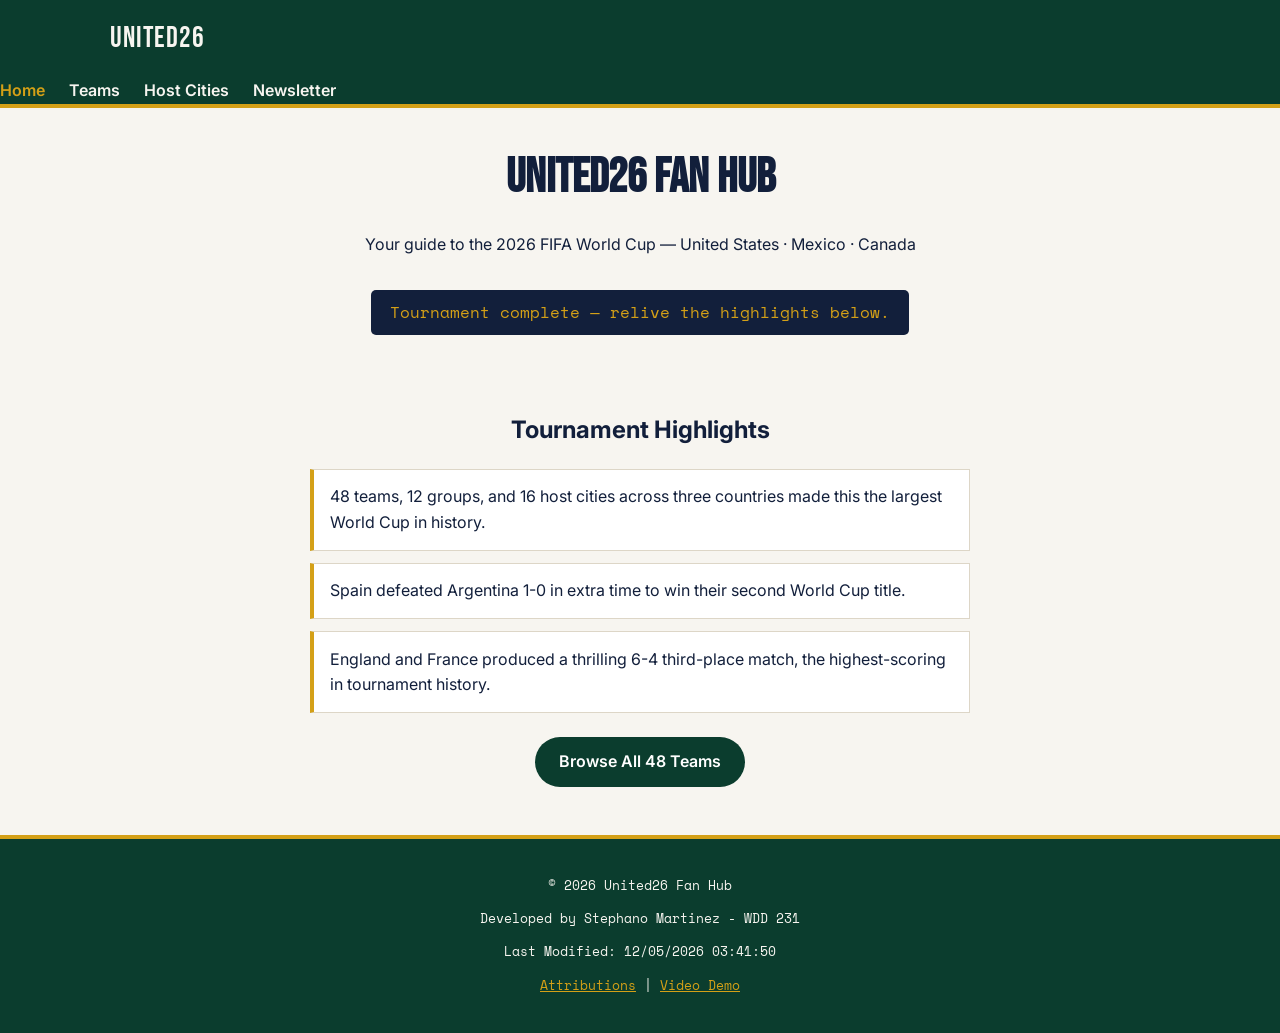
<file: final/index.html>
<!DOCTYPE html>
<html lang="en">
<head>
  <meta charset="UTF-8">
  <meta name="viewport" content="width=device-width, initial-scale=1.0">
  <title>United26 | Home</title>
  <meta name="description" content="United26 is a fan hub for the 2026 FIFA World Cup, hosted across the United States, Mexico, and Canada.">
  <meta name="author" content="Stephano Martinez">

  <link rel="icon" href="images/favicon.ico" type="image/x-icon">

  <meta property="og:title" content="United26 | Home">
  <meta property="og:description" content="A fan hub for the 2026 FIFA World Cup, hosted across the United States, Mexico, and Canada.">
  <meta property="og:image" content="https://stephanom7.github.io/wdd231/final/images/social.jpg">
  <meta property="og:url" content="https://stephanom7.github.io/wdd231/final/index.html">

  <link rel="preconnect" href="https://fonts.googleapis.com">
  <link rel="preconnect" href="https://fonts.gstatic.com" crossorigin>
  <link href="https://fonts.googleapis.com/css2?family=Bebas+Neue&family=Inter:wght@400;500;600;700&family=Space+Mono:wght@400;700&display=swap" rel="stylesheet">

  <link rel="stylesheet" href="styles/styles.css">

  <script type="module" src="scripts/main.js"></script>
</head>
<body>
  <header>
    <div class="nav-bar">
      <a href="index.html" class="brand">United26</a>
      <button id="navToggle" class="nav-toggle" aria-label="Toggle navigation" aria-expanded="false">☰</button>
    </div>
    <ul id="navLinks" class="nav-links">
      <li><a href="index.html" aria-current="page">Home</a></li>
      <li><a href="teams.html">Teams</a></li>
      <li><a href="host-cities.html">Host Cities</a></li>
      <li><a href="newsletter.html">Newsletter</a></li>
    </ul>
  </header>

  <main>
    <section class="page-hero">
      <h1>United26 Fan Hub</h1>
      <p>Your guide to the 2026 FIFA World Cup &mdash; United States &middot; Mexico &middot; Canada</p>
      <div id="countdown" class="countdown" aria-live="polite"></div>
    </section>

    <section class="highlights">
      <h2>Tournament Highlights</h2>
      <ul class="highlights-list">
        <li>48 teams, 12 groups, and 16 host cities across three countries made this the largest World Cup in history.</li>
        <li>Spain defeated Argentina 1-0 in extra time to win their second World Cup title.</li>
        <li>England and France produced a thrilling 6-4 third-place match, the highest-scoring in tournament history.</li>
      </ul>
      <a href="teams.html" class="cta-button">Browse All 48 Teams</a>
    </section>
  </main>

  <footer>
    <p>&copy; <span id="year"></span> United26 Fan Hub</p>
    <p>Developed by Stephano Martinez - WDD 231</p>
    <p>Last Modified: <span id="lastModified"></span></p>
    <p><a href="attributions.html">Attributions</a> | <a href="https://www.loom.com/share/62c3d043982848bdb762c8770a2c1d78" target="_blank" rel="noopener">Video Demo</a></p>
  </footer>
</body>
</html>
</file>
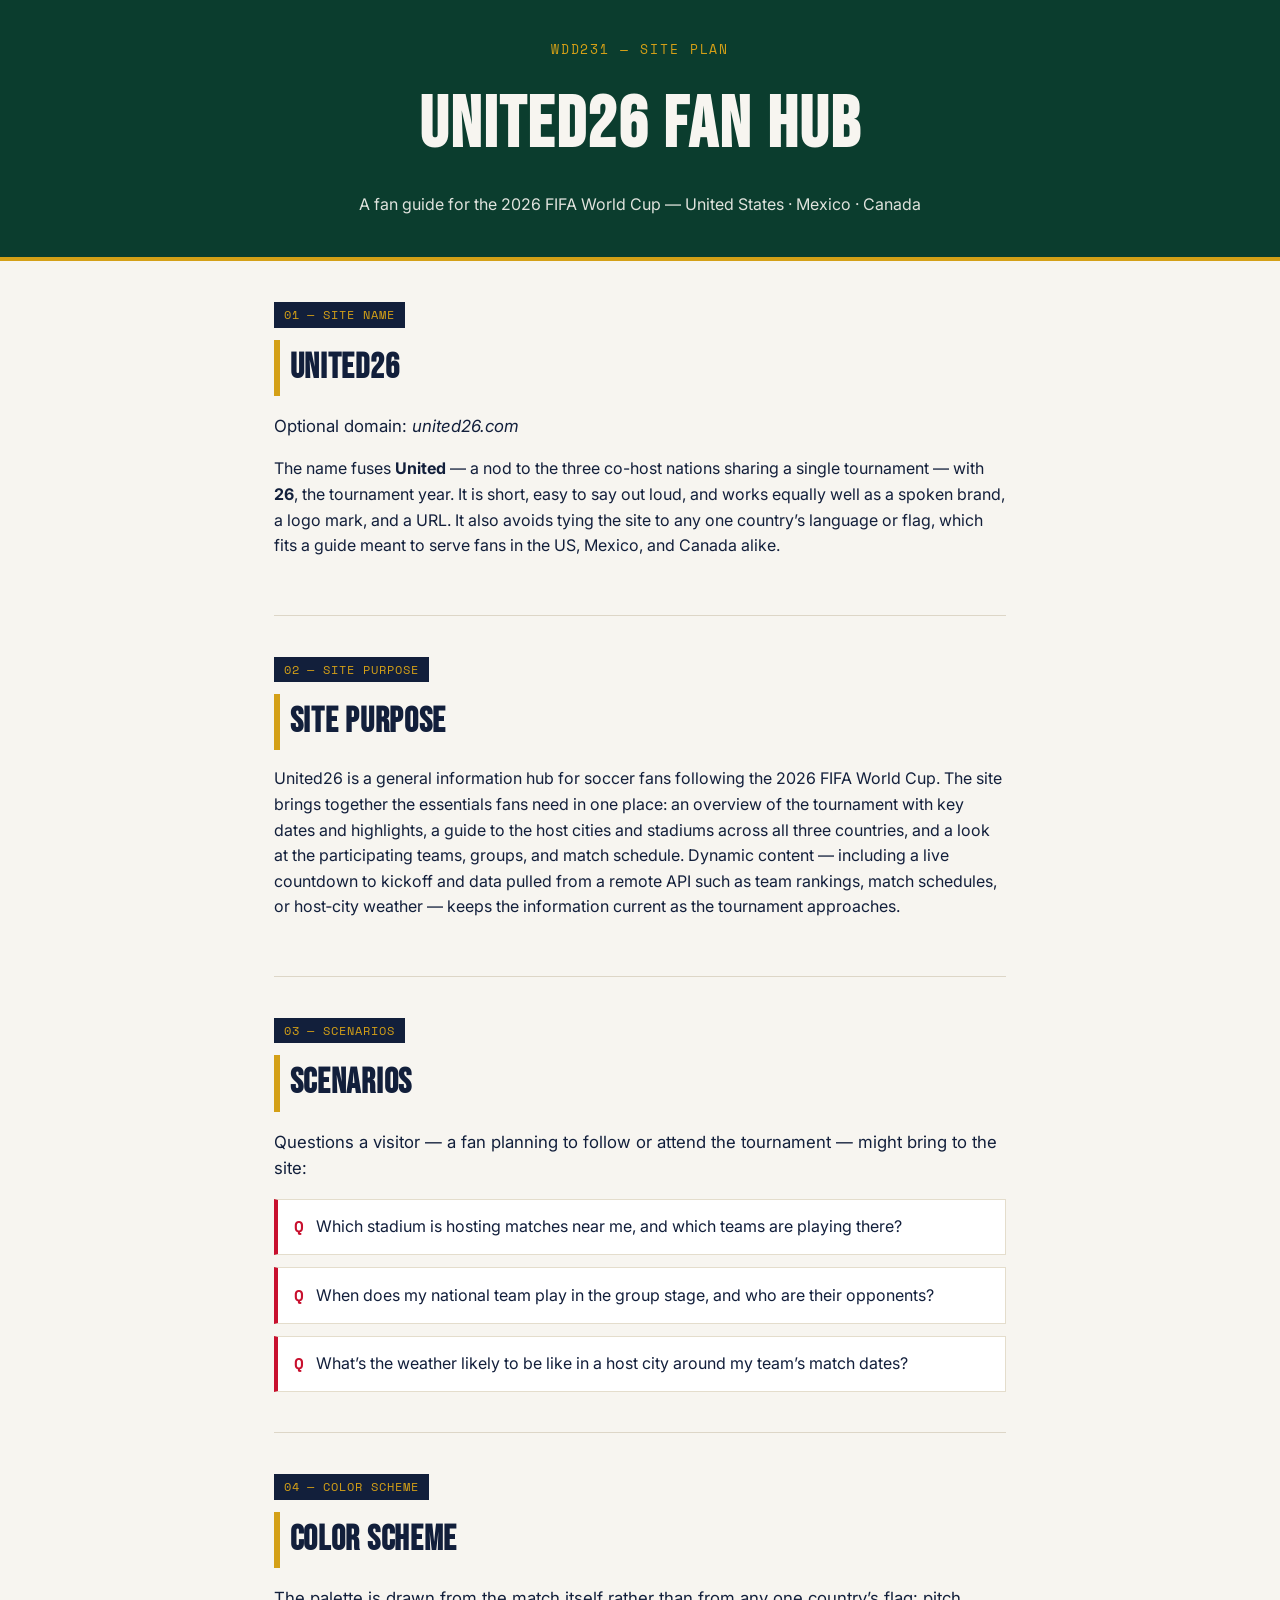
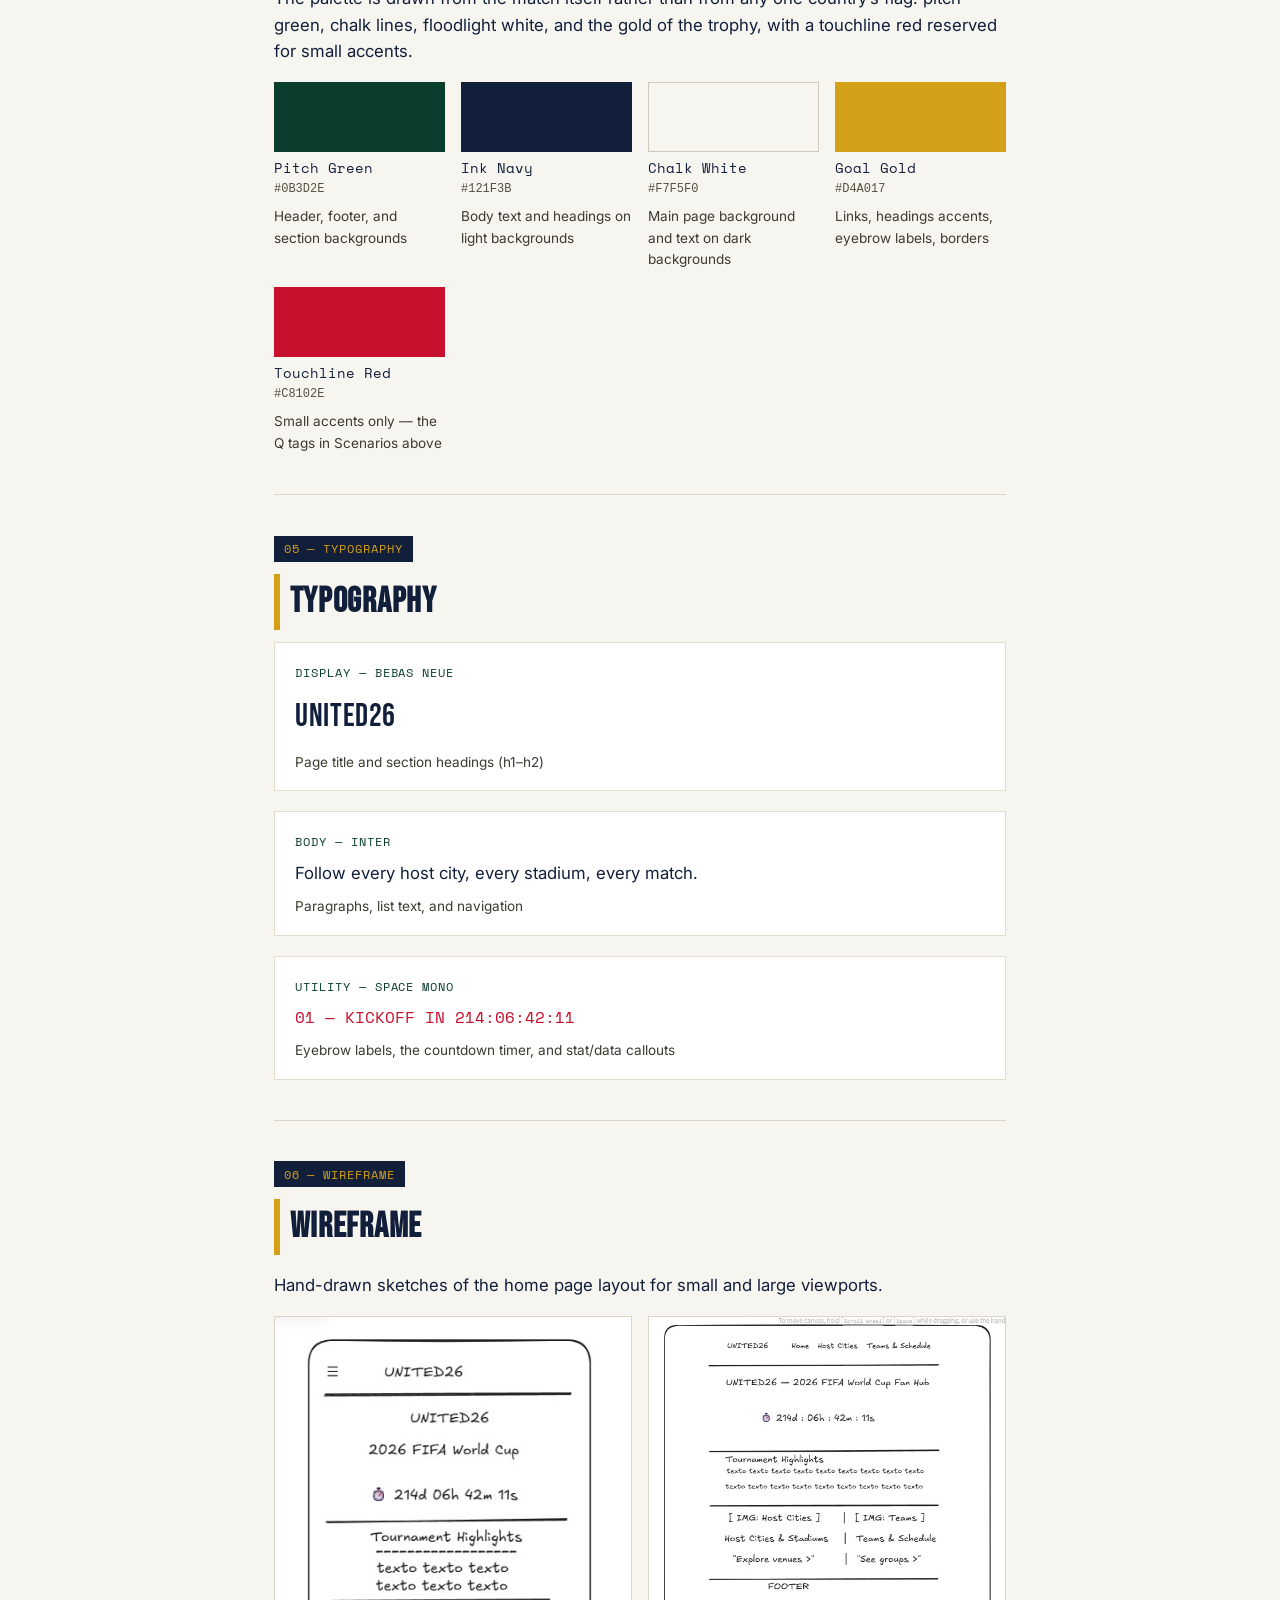
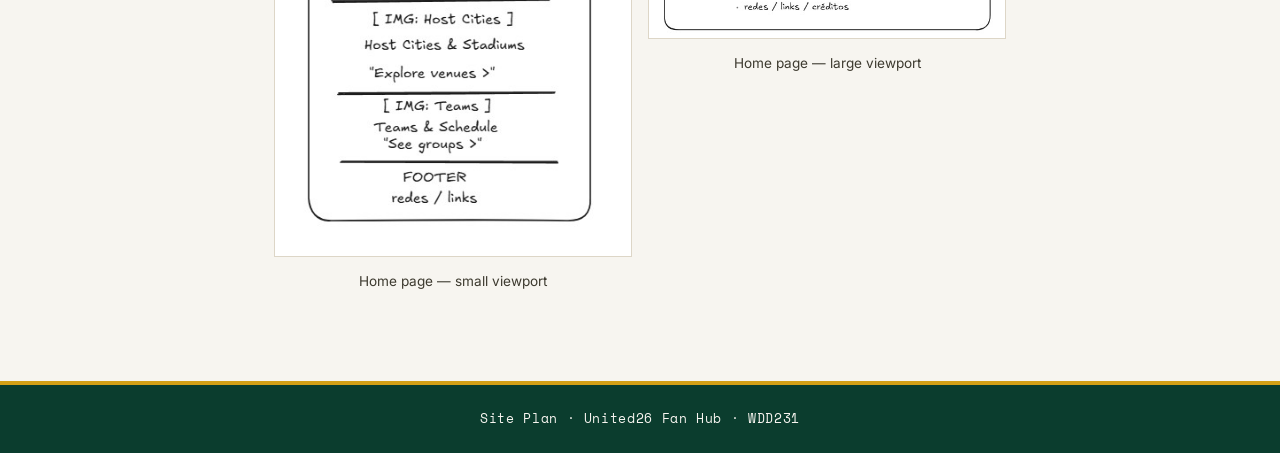
<file: worldcup/index.html>
<!DOCTYPE html>
<html lang="en">
<head>
  <meta charset="UTF-8">
  <meta name="viewport" content="width=device-width, initial-scale=1.0">
  <title>Site Plan | United26 Fan Hub</title>
  <meta name="description" content="Website plan document for the United26 Fan Hub, a fan guide site for the 2026 FIFA World Cup hosted in the United States, Mexico, and Canada.">
  <link rel="preconnect" href="https://fonts.googleapis.com">
  <link rel="preconnect" href="https://fonts.gstatic.com" crossorigin>
  <link href="https://fonts.googleapis.com/css2?family=Bebas+Neue&family=Inter:wght@400;500;600;700&family=Space+Mono:wght@400;700&display=swap" rel="stylesheet">
  <link rel="stylesheet" href="styles.css">
</head>
<body>

  <header class="scoreboard">
    <p class="kicker">WDD231 &mdash; Site Plan</p>
    <h1>United26 Fan Hub</h1>
    <p class="subtitle">A fan guide for the 2026 FIFA World Cup &mdash; United States &middot; Mexico &middot; Canada</p>
  </header>

  <main>

    <section id="site-name" class="plan-section" aria-labelledby="site-name-heading">
      <p class="eyebrow">01 &mdash; Site Name</p>
      <h2 id="site-name-heading">United26</h2>
      <p class="lede">Optional domain: <em>united26.com</em></p>
      <p>The name fuses <strong>United</strong> &mdash; a nod to the three co-host nations sharing a single tournament &mdash; with <strong>26</strong>, the tournament year. It is short, easy to say out loud, and works equally well as a spoken brand, a logo mark, and a URL. It also avoids tying the site to any one country&rsquo;s language or flag, which fits a guide meant to serve fans in the US, Mexico, and Canada alike.</p>
    </section>

    <section id="site-purpose" class="plan-section" aria-labelledby="site-purpose-heading">
      <p class="eyebrow">02 &mdash; Site Purpose</p>
      <h2 id="site-purpose-heading">Site Purpose</h2>
      <p>United26 is a general information hub for soccer fans following the 2026 FIFA World Cup. The site brings together the essentials fans need in one place: an overview of the tournament with key dates and highlights, a guide to the host cities and stadiums across all three countries, and a look at the participating teams, groups, and match schedule. Dynamic content &mdash; including a live countdown to kickoff and data pulled from a remote API such as team rankings, match schedules, or host&#8209;city weather &mdash; keeps the information current as the tournament approaches.</p>
    </section>

    <section id="scenarios" class="plan-section" aria-labelledby="scenarios-heading">
      <p class="eyebrow">03 &mdash; Scenarios</p>
      <h2 id="scenarios-heading">Scenarios</h2>
      <p class="lede">Questions a visitor &mdash; a fan planning to follow or attend the tournament &mdash; might bring to the site:</p>
      <ol class="scenario-list">
        <li>
          <span class="q-tag">Q</span>
          <p>Which stadium is hosting matches near me, and which teams are playing there?</p>
        </li>
        <li>
          <span class="q-tag">Q</span>
          <p>When does my national team play in the group stage, and who are their opponents?</p>
        </li>
        <li>
          <span class="q-tag">Q</span>
          <p>What&rsquo;s the weather likely to be like in a host city around my team&rsquo;s match dates?</p>
        </li>
      </ol>
    </section>

    <section id="color-scheme" class="plan-section" aria-labelledby="color-scheme-heading">
      <p class="eyebrow">04 &mdash; Color Scheme</p>
      <h2 id="color-scheme-heading">Color Scheme</h2>
      <p class="lede">The palette is drawn from the match itself rather than from any one country&rsquo;s flag: pitch green, chalk lines, floodlight white, and the gold of the trophy, with a touchline red reserved for small accents.</p>
      <ul class="kit-card">
        <li class="swatch" style="--swatch:#0B3D2E;">
          <span class="swatch-block"></span>
          <span class="swatch-name">Pitch Green <code>#0B3D2E</code></span>
          <span class="swatch-use">Header, footer, and section backgrounds</span>
        </li>
        <li class="swatch" style="--swatch:#121F3B;">
          <span class="swatch-block"></span>
          <span class="swatch-name">Ink Navy <code>#121F3B</code></span>
          <span class="swatch-use">Body text and headings on light backgrounds</span>
        </li>
        <li class="swatch" style="--swatch:#F7F5F0;">
          <span class="swatch-block" style="border:1px solid #cfc9bb;"></span>
          <span class="swatch-name">Chalk White <code>#F7F5F0</code></span>
          <span class="swatch-use">Main page background and text on dark backgrounds</span>
        </li>
        <li class="swatch" style="--swatch:#D4A017;">
          <span class="swatch-block"></span>
          <span class="swatch-name">Goal Gold <code>#D4A017</code></span>
          <span class="swatch-use">Links, headings accents, eyebrow labels, borders</span>
        </li>
        <li class="swatch" style="--swatch:#C8102E;">
          <span class="swatch-block"></span>
          <span class="swatch-name">Touchline Red <code>#C8102E</code></span>
          <span class="swatch-use">Small accents only &mdash; the Q tags in Scenarios above</span>
        </li>
      </ul>
    </section>

    <section id="typography" class="plan-section" aria-labelledby="typography-heading">
      <p class="eyebrow">05 &mdash; Typography</p>
      <h2 id="typography-heading">Typography</h2>
      <ul class="type-card">
        <li class="type-row">
          <span class="type-role">Display &mdash; Bebas Neue</span>
          <p class="type-sample type-sample--display">United26</p>
          <span class="type-use">Page title and section headings (h1&ndash;h2)</span>
        </li>
        <li class="type-row">
          <span class="type-role">Body &mdash; Inter</span>
          <p class="type-sample type-sample--body">Follow every host city, every stadium, every match.</p>
          <span class="type-use">Paragraphs, list text, and navigation</span>
        </li>
        <li class="type-row">
          <span class="type-role">Utility &mdash; Space Mono</span>
          <p class="type-sample type-sample--mono">01 &mdash; KICKOFF IN 214:06:42:11</p>
          <span class="type-use">Eyebrow labels, the countdown timer, and stat/data callouts</span>
        </li>
      </ul>
    </section>

    <section id="wireframe" class="plan-section" aria-labelledby="wireframe-heading">
      <p class="eyebrow">06 &mdash; Wireframe</p>
      <h2 id="wireframe-heading">Wireframe</h2>
      <p class="lede">Hand-drawn sketches of the home page layout for small and large viewports.</p>
      <div class="wireframe-grid">
        <figure class="wireframe-slot">
          <img src="wireframe-mobile.jpg" alt="Hand-drawn wireframe sketch of the home page on a small mobile viewport" style="width:100%; border:1px solid #ddd6c7;">
          <figcaption>Home page &mdash; small viewport</figcaption>
        </figure>
        <figure class="wireframe-slot">
          <img src="wireframe-desktop.jpg" alt="Hand-drawn wireframe sketch of the home page on a large desktop/tablet viewport" style="width:100%; border:1px solid #ddd6c7;">
          <figcaption>Home page &mdash; large viewport</figcaption>
        </figure>
      </div>
    </section>

  </main>

  <footer class="scoreboard scoreboard--footer">
    <p>Site Plan &middot; United26 Fan Hub &middot; WDD231</p>
  </footer>

</body>
</html>
</file>
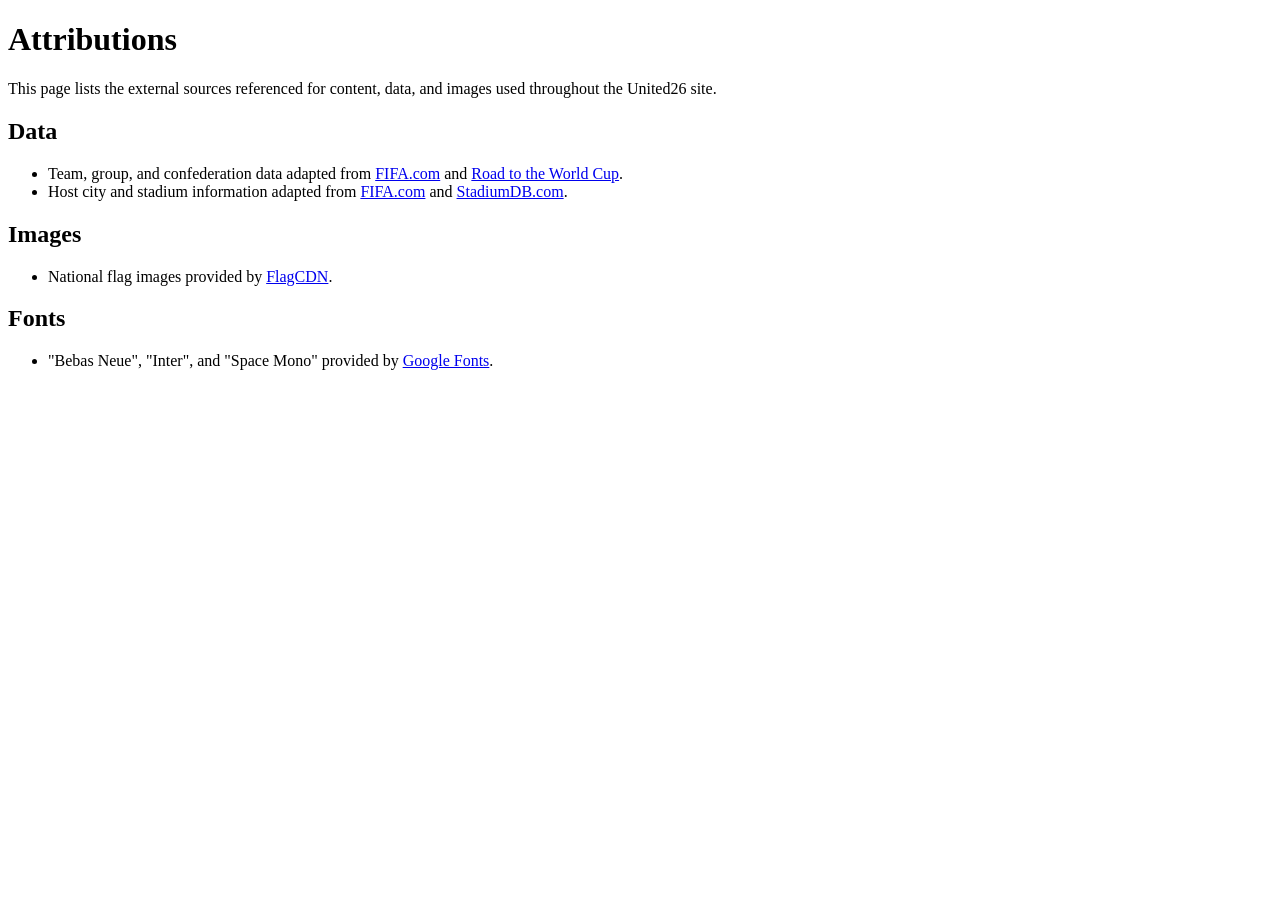
<file: final/attributions.html>
<!DOCTYPE html>
<html lang="en">
<head>
  <meta charset="UTF-8">
  <meta name="viewport" content="width=device-width, initial-scale=1.0">
  <title>United26 | Attributions</title>
  <meta name="description" content="Sources and attributions for content, data, and images used on United26.">
  <meta name="author" content="Stephano Martinez">
  <link rel="icon" href="images/favicon.ico" type="image/x-icon">
</head>
<body>
  <main>
    <h1>Attributions</h1>
    <p>This page lists the external sources referenced for content, data, and images used throughout the United26 site.</p>

    <h2>Data</h2>
    <ul>
      <li>Team, group, and confederation data adapted from <a href="https://www.fifa.com/en/tournaments/mens/worldcup/canadamexicousa2026" target="_blank" rel="noopener">FIFA.com</a> and <a href="https://www.roadtowc.com/" target="_blank" rel="noopener">Road to the World Cup</a>.</li>
      <li>Host city and stadium information adapted from <a href="https://www.fifa.com/en/tournaments/mens/worldcup/canadamexicousa2026/articles/world-cup-2026-stadiums-fifa-soccer-football-mexico-usa-canada" target="_blank" rel="noopener">FIFA.com</a> and <a href="https://stadiumdb.com/tournaments/world_cup/2026" target="_blank" rel="noopener">StadiumDB.com</a>.</li>
    </ul>

    <h2>Images</h2>
    <ul>
      <li>National flag images provided by <a href="https://flagcdn.com/" target="_blank" rel="noopener">FlagCDN</a>.</li>
    </ul>

    <h2>Fonts</h2>
    <ul>
      <li>"Bebas Neue", "Inter", and "Space Mono" provided by <a href="https://fonts.google.com/" target="_blank" rel="noopener">Google Fonts</a>.</li>
    </ul>
  </main>
</body>
</html>
</file>
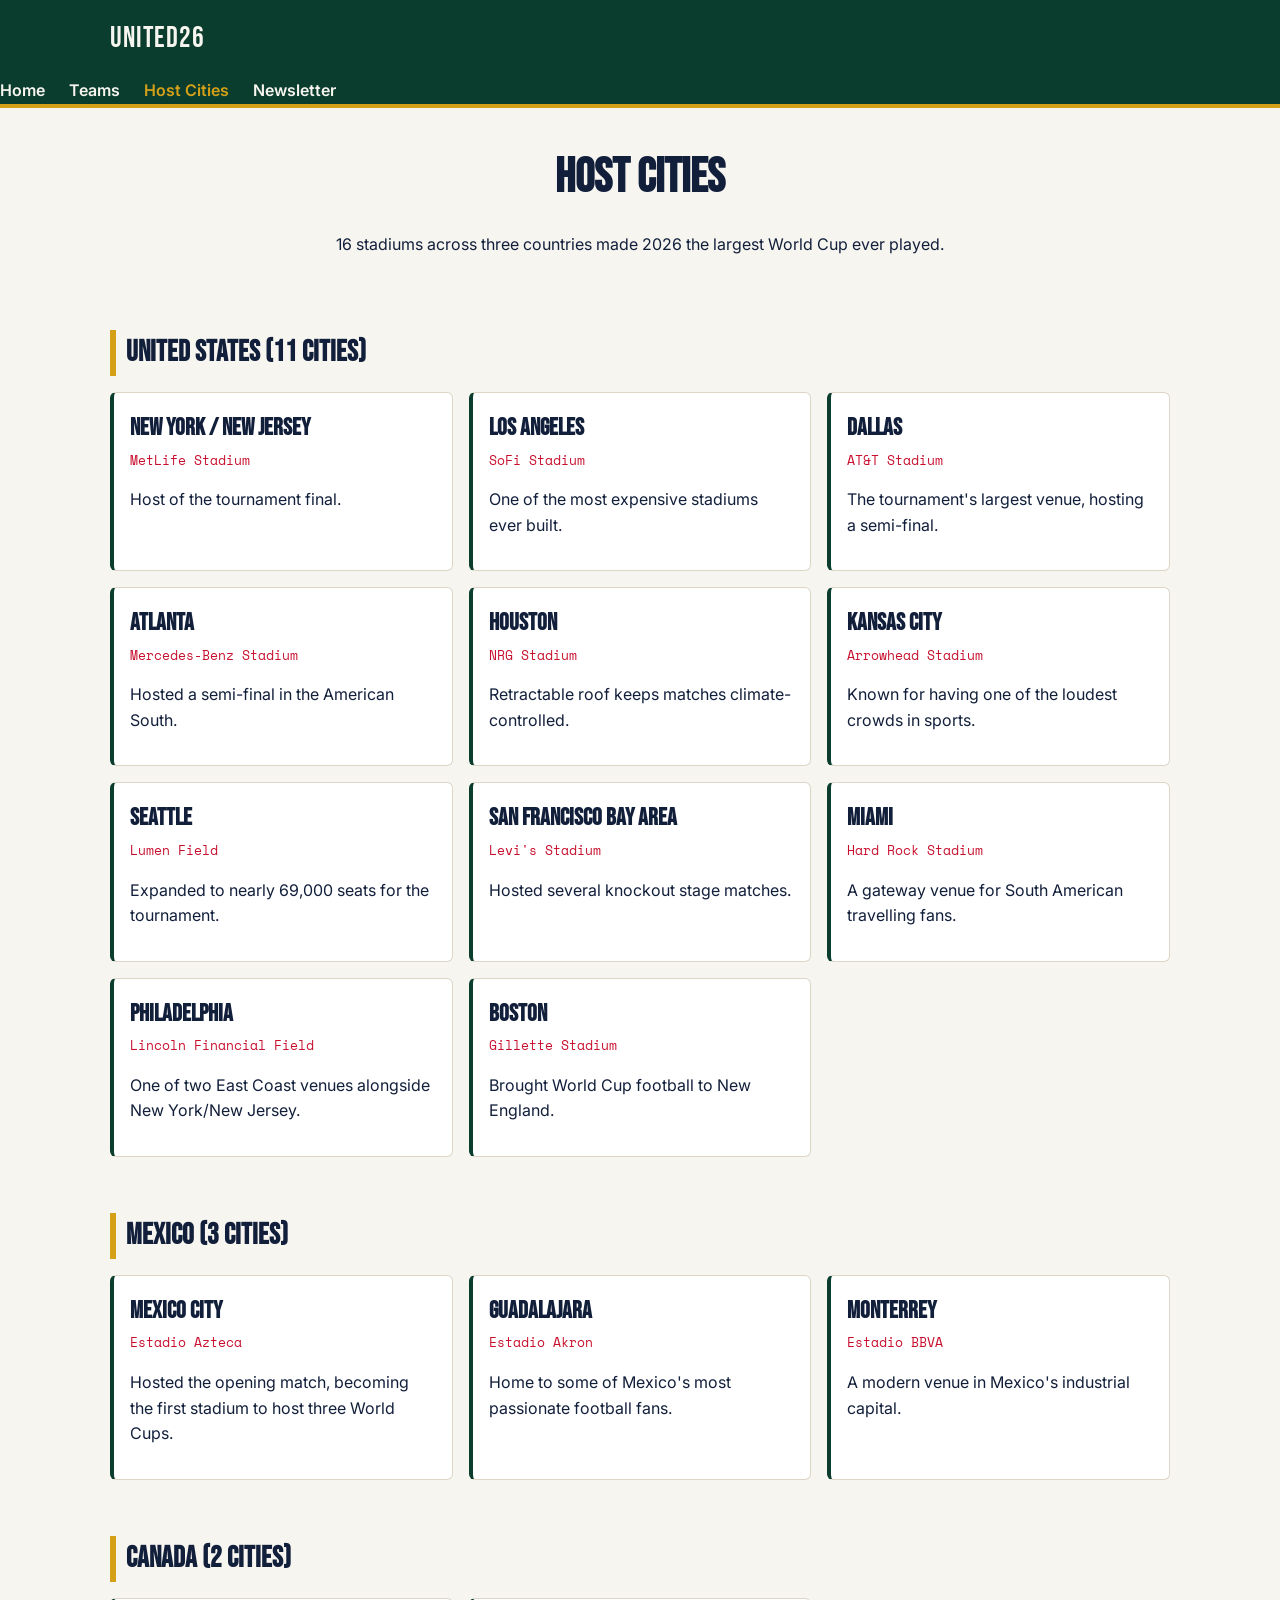
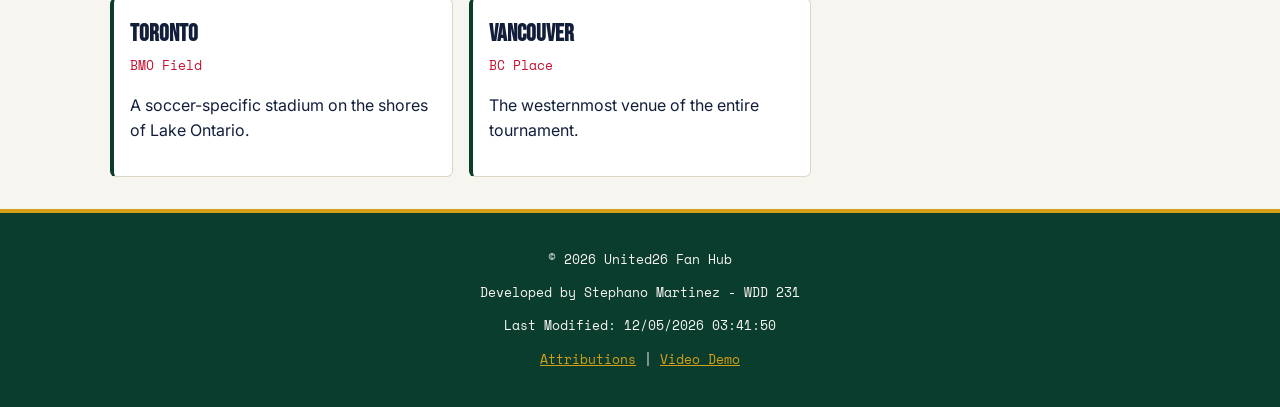
<file: final/host-cities.html>
<!DOCTYPE html>
<html lang="en">
<head>
  <meta charset="UTF-8">
  <meta name="viewport" content="width=device-width, initial-scale=1.0">
  <title>United26 | Host Cities</title>
  <meta name="description" content="Explore all 16 host cities and stadiums of the 2026 FIFA World Cup across the United States, Mexico, and Canada.">
  <meta name="author" content="Stephano Martinez">

  <link rel="icon" href="images/favicon.ico" type="image/x-icon">

  <meta property="og:title" content="United26 | Host Cities">
  <meta property="og:description" content="Explore all 16 host cities and stadiums of the 2026 FIFA World Cup across the United States, Mexico, and Canada.">
  <meta property="og:image" content="https://stephanom7.github.io/wdd231/final/images/social.jpg">
  <meta property="og:url" content="https://stephanom7.github.io/wdd231/final/host-cities.html">

  <link rel="preconnect" href="https://fonts.googleapis.com">
  <link rel="preconnect" href="https://fonts.gstatic.com" crossorigin>
  <link href="https://fonts.googleapis.com/css2?family=Bebas+Neue&family=Inter:wght@400;500;600;700&family=Space+Mono:wght@400;700&display=swap" rel="stylesheet">

  <link rel="stylesheet" href="styles/styles.css">

  <script type="module" src="scripts/main.js"></script>
</head>
<body>
  <header>
    <div class="nav-bar">
      <a href="index.html" class="brand">United26</a>
      <button id="navToggle" class="nav-toggle" aria-label="Toggle navigation" aria-expanded="false">☰</button>
    </div>
    <ul id="navLinks" class="nav-links">
      <li><a href="index.html">Home</a></li>
      <li><a href="teams.html">Teams</a></li>
      <li><a href="host-cities.html" aria-current="page">Host Cities</a></li>
      <li><a href="newsletter.html">Newsletter</a></li>
    </ul>
  </header>

  <main>
    <section class="page-hero">
      <h1>Host Cities</h1>
      <p>16 stadiums across three countries made 2026 the largest World Cup ever played.</p>
    </section>

    <section class="country-group">
      <h2>United States (11 cities)</h2>
      <div class="city-grid">
        <article class="city-card">
          <h3>New York / New Jersey</h3>
          <p class="stadium-name">MetLife Stadium</p>
          <p>Host of the tournament final.</p>
        </article>
        <article class="city-card">
          <h3>Los Angeles</h3>
          <p class="stadium-name">SoFi Stadium</p>
          <p>One of the most expensive stadiums ever built.</p>
        </article>
        <article class="city-card">
          <h3>Dallas</h3>
          <p class="stadium-name">AT&amp;T Stadium</p>
          <p>The tournament's largest venue, hosting a semi-final.</p>
        </article>
        <article class="city-card">
          <h3>Atlanta</h3>
          <p class="stadium-name">Mercedes-Benz Stadium</p>
          <p>Hosted a semi-final in the American South.</p>
        </article>
        <article class="city-card">
          <h3>Houston</h3>
          <p class="stadium-name">NRG Stadium</p>
          <p>Retractable roof keeps matches climate-controlled.</p>
        </article>
        <article class="city-card">
          <h3>Kansas City</h3>
          <p class="stadium-name">Arrowhead Stadium</p>
          <p>Known for having one of the loudest crowds in sports.</p>
        </article>
        <article class="city-card">
          <h3>Seattle</h3>
          <p class="stadium-name">Lumen Field</p>
          <p>Expanded to nearly 69,000 seats for the tournament.</p>
        </article>
        <article class="city-card">
          <h3>San Francisco Bay Area</h3>
          <p class="stadium-name">Levi's Stadium</p>
          <p>Hosted several knockout stage matches.</p>
        </article>
        <article class="city-card">
          <h3>Miami</h3>
          <p class="stadium-name">Hard Rock Stadium</p>
          <p>A gateway venue for South American travelling fans.</p>
        </article>
        <article class="city-card">
          <h3>Philadelphia</h3>
          <p class="stadium-name">Lincoln Financial Field</p>
          <p>One of two East Coast venues alongside New York/New Jersey.</p>
        </article>
        <article class="city-card">
          <h3>Boston</h3>
          <p class="stadium-name">Gillette Stadium</p>
          <p>Brought World Cup football to New England.</p>
        </article>
      </div>
    </section>

    <section class="country-group">
      <h2>Mexico (3 cities)</h2>
      <div class="city-grid">
        <article class="city-card">
          <h3>Mexico City</h3>
          <p class="stadium-name">Estadio Azteca</p>
          <p>Hosted the opening match, becoming the first stadium to host three World Cups.</p>
        </article>
        <article class="city-card">
          <h3>Guadalajara</h3>
          <p class="stadium-name">Estadio Akron</p>
          <p>Home to some of Mexico's most passionate football fans.</p>
        </article>
        <article class="city-card">
          <h3>Monterrey</h3>
          <p class="stadium-name">Estadio BBVA</p>
          <p>A modern venue in Mexico's industrial capital.</p>
        </article>
      </div>
    </section>

    <section class="country-group">
      <h2>Canada (2 cities)</h2>
      <div class="city-grid">
        <article class="city-card">
          <h3>Toronto</h3>
          <p class="stadium-name">BMO Field</p>
          <p>A soccer-specific stadium on the shores of Lake Ontario.</p>
        </article>
        <article class="city-card">
          <h3>Vancouver</h3>
          <p class="stadium-name">BC Place</p>
          <p>The westernmost venue of the entire tournament.</p>
        </article>
      </div>
    </section>
  </main>

  <footer>
    <p>&copy; <span id="year"></span> United26 Fan Hub</p>
    <p>Developed by Stephano Martinez - WDD 231</p>
    <p>Last Modified: <span id="lastModified"></span></p>
    <p><a href="attributions.html">Attributions</a> | <a href="https://www.loom.com/share/62c3d043982848bdb762c8770a2c1d78" target="_blank" rel="noopener">Video Demo</a></p>
  </footer>
</body>
</html>
</file>
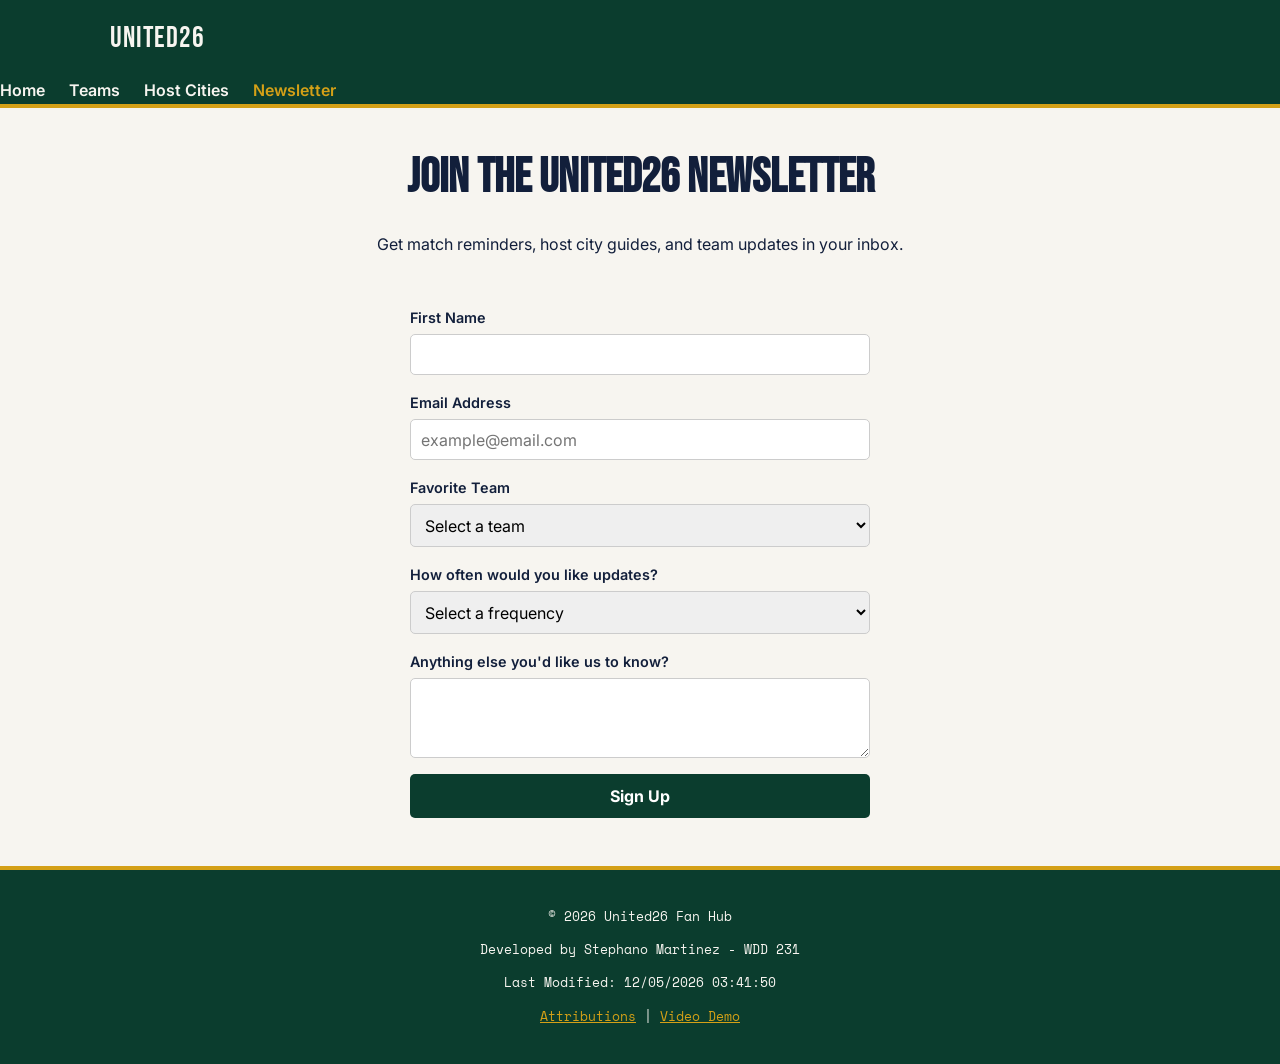
<file: final/newsletter.html>
<!DOCTYPE html>
<html lang="en">
<head>
  <meta charset="UTF-8">
  <meta name="viewport" content="width=device-width, initial-scale=1.0">
  <title>United26 | Newsletter Signup</title>
  <meta name="description" content="Sign up for the United26 newsletter to get updates about the 2026 FIFA World Cup.">
  <meta name="author" content="Stephano Martinez">

  <link rel="icon" href="images/favicon.ico" type="image/x-icon">

  <meta property="og:title" content="United26 | Newsletter Signup">
  <meta property="og:description" content="Sign up for the United26 newsletter to get updates about the 2026 FIFA World Cup.">
  <meta property="og:image" content="https://stephanom7.github.io/wdd231/final/images/social.jpg">
  <meta property="og:url" content="https://stephanom7.github.io/wdd231/final/newsletter.html">

  <link rel="preconnect" href="https://fonts.googleapis.com">
  <link rel="preconnect" href="https://fonts.gstatic.com" crossorigin>
  <link href="https://fonts.googleapis.com/css2?family=Bebas+Neue&family=Inter:wght@400;500;600;700&family=Space+Mono:wght@400;700&display=swap" rel="stylesheet">

  <link rel="stylesheet" href="styles/styles.css">

  <script type="module" src="scripts/main.js"></script>
</head>
<body>
  <header>
    <div class="nav-bar">
      <a href="index.html" class="brand">United26</a>
      <button id="navToggle" class="nav-toggle" aria-label="Toggle navigation" aria-expanded="false">☰</button>
    </div>
    <ul id="navLinks" class="nav-links">
      <li><a href="index.html">Home</a></li>
      <li><a href="teams.html">Teams</a></li>
      <li><a href="host-cities.html">Host Cities</a></li>
      <li><a href="newsletter.html" aria-current="page">Newsletter</a></li>
    </ul>
  </header>

  <main>
    <section class="page-hero">
      <h1>Join the United26 Newsletter</h1>
      <p>Get match reminders, host city guides, and team updates in your inbox.</p>
    </section>

    <form class="newsletter-form" action="thankyou.html" method="get">

      <label for="firstName">
        First Name
        <input type="text" id="firstName" name="firstName" title="Enter your first name" autocomplete="given-name" required>
      </label>

      <label for="email">
        Email Address
        <input type="email" id="email" name="email" title="Enter your email address" autocomplete="email" placeholder="example@email.com" required>
      </label>

      <label for="favoriteTeam">
        Favorite Team
        <select id="favoriteTeam" name="favoriteTeam" title="Select your favorite team" required>
          <option value="" disabled selected>Select a team</option>
          <option value="Mexico">Mexico</option>
          <option value="Canada">Canada</option>
          <option value="United States">United States</option>
          <option value="Brazil">Brazil</option>
          <option value="Argentina">Argentina</option>
          <option value="Spain">Spain</option>
          <option value="France">France</option>
          <option value="England">England</option>
          <option value="Other">Other</option>
        </select>
      </label>

      <label for="updates">
        How often would you like updates?
        <select id="updates" name="updates" title="Select your update frequency" required>
          <option value="" disabled selected>Select a frequency</option>
          <option value="Daily">Daily</option>
          <option value="Weekly">Weekly</option>
          <option value="Match days only">Match days only</option>
        </select>
      </label>

      <label for="comments">
        Anything else you'd like us to know?
        <textarea id="comments" name="comments" title="Optional comments"></textarea>
      </label>

      <input type="hidden" id="timestamp" name="timestamp">

      <input type="submit" value="Sign Up">

    </form>
  </main>

  <footer>
    <p>&copy; <span id="year"></span> United26 Fan Hub</p>
    <p>Developed by Stephano Martinez - WDD 231</p>
    <p>Last Modified: <span id="lastModified"></span></p>
    <p><a href="attributions.html">Attributions</a> | <a href="https://www.loom.com/share/62c3d043982848bdb762c8770a2c1d78" target="_blank" rel="noopener">Video Demo</a></p>
  </footer>
</body>
</html>
</file>
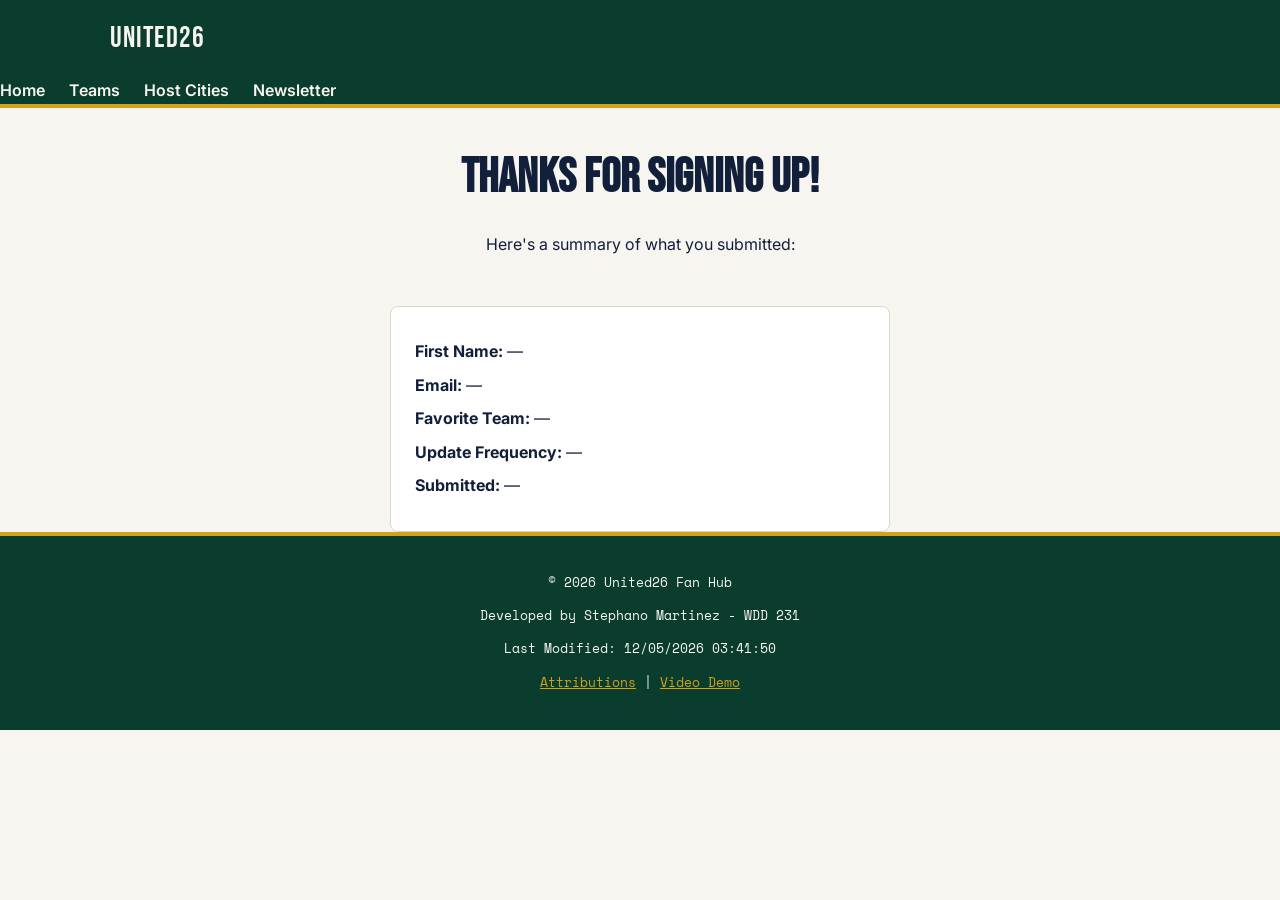
<file: final/thankyou.html>
<!DOCTYPE html>
<html lang="en">
<head>
  <meta charset="UTF-8">
  <meta name="viewport" content="width=device-width, initial-scale=1.0">
  <title>United26 | Thank You</title>
  <meta name="description" content="Thank you for signing up for the United26 newsletter.">
  <meta name="author" content="Stephano Martinez">

  <link rel="icon" href="images/favicon.ico" type="image/x-icon">

  <meta property="og:title" content="United26 | Thank You">
  <meta property="og:description" content="Thank you for signing up for the United26 newsletter.">
  <meta property="og:image" content="https://stephanom7.github.io/wdd231/final/images/social.jpg">
  <meta property="og:url" content="https://stephanom7.github.io/wdd231/final/thankyou.html">

  <link rel="preconnect" href="https://fonts.googleapis.com">
  <link rel="preconnect" href="https://fonts.gstatic.com" crossorigin>
  <link href="https://fonts.googleapis.com/css2?family=Bebas+Neue&family=Inter:wght@400;500;600;700&family=Space+Mono:wght@400;700&display=swap" rel="stylesheet">

  <link rel="stylesheet" href="styles/styles.css">

  <script type="module" src="scripts/main.js"></script>
  <script type="module" src="scripts/thankyou.js"></script>
</head>
<body>
  <header>
    <div class="nav-bar">
      <a href="index.html" class="brand">United26</a>
      <button id="navToggle" class="nav-toggle" aria-label="Toggle navigation" aria-expanded="false">☰</button>
    </div>
    <ul id="navLinks" class="nav-links">
      <li><a href="index.html">Home</a></li>
      <li><a href="teams.html">Teams</a></li>
      <li><a href="host-cities.html">Host Cities</a></li>
      <li><a href="newsletter.html">Newsletter</a></li>
    </ul>
  </header>

  <main>
    <section class="page-hero">
      <h1>Thanks for signing up!</h1>
      <p>Here's a summary of what you submitted:</p>
    </section>

    <div class="thankyou-summary">
      <p><strong>First Name:</strong> <span id="displayFirstName"></span></p>
      <p><strong>Email:</strong> <span id="displayEmail"></span></p>
      <p><strong>Favorite Team:</strong> <span id="displayFavoriteTeam"></span></p>
      <p><strong>Update Frequency:</strong> <span id="displayUpdates"></span></p>
      <p><strong>Submitted:</strong> <span id="displayTimestamp"></span></p>
    </div>
  </main>

  <footer>
    <p>&copy; <span id="year"></span> United26 Fan Hub</p>
    <p>Developed by Stephano Martinez - WDD 231</p>
    <p>Last Modified: <span id="lastModified"></span></p>
    <p><a href="attributions.html">Attributions</a> | <a href="https://www.loom.com/share/62c3d043982848bdb762c8770a2c1d78" target="_blank" rel="noopener">Video Demo</a></p>
  </footer>
</body>
</html>
</file>
<file: final/styles/styles.css>
:root {
  --pitch-green: #0B3D2E;
  --ink-navy: #121F3B;
  --chalk-white: #F7F5F0;
  --goal-gold: #D4A017;
  --touchline-red: #C8102E;

  --font-display: "Bebas Neue", "Arial Narrow", sans-serif;
  --font-body: "Inter", system-ui, sans-serif;
  --font-mono: "Space Mono", "Courier New", monospace;
}

* {
  box-sizing: border-box;
}

body {
  margin: 0;
  background-color: var(--chalk-white);
  color: var(--ink-navy);
  font-family: var(--font-body);
  line-height: 1.6;
}

/* ===== Header / Nav ===== */
header {
  background-color: var(--pitch-green);
  border-bottom: 4px solid var(--goal-gold);
}

.nav-bar {
  display: flex;
  align-items: center;
  justify-content: space-between;
  padding: 1rem 1.25rem;
  max-width: 1100px;
  margin: 0 auto;
}

.brand {
  color: var(--chalk-white);
  font-family: var(--font-display);
  font-size: 1.8rem;
  letter-spacing: 0.03em;
  text-decoration: none;
}

.nav-toggle {
  background: none;
  border: 2px solid var(--goal-gold);
  color: var(--goal-gold);
  font-size: 1.5rem;
  line-height: 1;
  padding: 0.3rem 0.6rem;
  cursor: pointer;
  display: block;
}

.nav-links {
  list-style: none;
  margin: 0;
  padding: 1rem 1.25rem;
  display: none;
  flex-direction: column;
  gap: 0.75rem;
  background-color: var(--pitch-green);
}

.nav-links.is-open {
  display: flex;
}

.nav-links a {
  color: var(--chalk-white);
  text-decoration: none;
  font-weight: 600;
}

.nav-links a:hover,
.nav-links a[aria-current="page"] {
  color: var(--goal-gold);
}

@media (min-width: 641px) {
  .nav-toggle {
    display: none;
  }

  .nav-links {
    display: flex;
    flex-direction: row;
    gap: 1.5rem;
    padding: 0;
    background-color: transparent;
  }
}

/* ===== Page hero ===== */
.page-hero {
  text-align: center;
  padding: 2rem 1.25rem;
}

.page-hero h1 {
  font-family: var(--font-display);
  font-size: clamp(2rem, 6vw, 3rem);
  color: var(--ink-navy);
  margin: 0 0 0.5rem;
}

/* ===== Filter controls ===== */
.team-controls {
  display: flex;
  flex-wrap: wrap;
  gap: 0.6rem;
  justify-content: center;
  padding: 0 1.25rem 1.5rem;
}

.team-controls button {
  font-family: var(--font-mono);
  font-size: 0.8rem;
  background-color: white;
  border: 2px solid var(--pitch-green);
  color: var(--pitch-green);
  padding: 0.4rem 0.9rem;
  border-radius: 30px;
  cursor: pointer;
}

.team-controls button.active,
.team-controls button:hover {
  background-color: var(--pitch-green);
  color: white;
}

/* ===== Team grid ===== */
.team-grid {
  display: grid;
  grid-template-columns: 1fr;
  gap: 1rem;
  padding: 0 1.25rem 2.5rem;
  max-width: 1100px;
  margin: 0 auto;
}

@media (min-width: 641px) {
  .team-grid {
    grid-template-columns: repeat(2, 1fr);
  }
}

@media (min-width: 1025px) {
  .team-grid {
    grid-template-columns: repeat(4, 1fr);
  }
}

.team-card {
  background-color: white;
  border: 1px solid #ddd6c7;
  border-radius: 8px;
  padding: 1rem;
  display: flex;
  flex-direction: column;
  gap: 0.4rem;
  position: relative;
}

.team-card img {
  width: 100%;
  height: 100px;
  object-fit: contain;
  background-color: #f0efe8;
  border-radius: 4px;
}

.team-card h3 {
  font-family: var(--font-display);
  font-size: 1.4rem;
  margin: 0.3rem 0 0;
  letter-spacing: 0.02em;
}

.team-meta {
  font-family: var(--font-mono);
  font-size: 0.75rem;
  color: var(--pitch-green);
}

.host-badge {
  display: inline-block;
  background-color: var(--goal-gold);
  color: var(--ink-navy);
  font-family: var(--font-mono);
  font-size: 0.7rem;
  padding: 0.15rem 0.5rem;
  border-radius: 4px;
  width: fit-content;
}

.card-actions {
  display: flex;
  gap: 0.5rem;
  margin-top: auto;
  padding-top: 0.5rem;
}

.card-actions button {
  flex: 1;
  border: none;
  border-radius: 5px;
  padding: 0.5rem;
  cursor: pointer;
  font-weight: 600;
}

.learn-more-btn {
  background-color: var(--pitch-green);
  color: white;
}

.learn-more-btn:hover {
  background-color: #0e5540;
}

.favorite-btn {
  background-color: var(--chalk-white);
  border: 2px solid var(--goal-gold) !important;
  color: var(--ink-navy);
  flex: 0 0 auto;
  width: 3rem;
}

.favorite-btn.is-favorite {
  background-color: var(--goal-gold);
}

/* ===== Modal ===== */
dialog#teamModal {
  border: none;
  border-radius: 8px;
  padding: 0;
  max-width: 420px;
  width: 90%;
}

dialog#teamModal::backdrop {
  background: rgba(11, 61, 46, 0.6);
}

.modal-content {
  padding: 1.5rem;
}

.modal-content img {
  width: 80px;
  display: block;
  margin-bottom: 0.75rem;
}

.modal-content h2 {
  font-family: var(--font-display);
  font-size: 2rem;
  margin: 0 0 0.5rem;
}

.modal-close {
  background-color: var(--ink-navy);
  color: white;
  border: none;
  border-radius: 5px;
  padding: 0.5rem 1rem;
  margin-top: 1rem;
  cursor: pointer;
}

/* ===== Footer ===== */
footer {
  background-color: var(--pitch-green);
  color: var(--chalk-white);
  text-align: center;
  padding: 1.5rem;
  border-top: 4px solid var(--goal-gold);
  font-family: var(--font-mono);
  font-size: 0.8rem;
}

footer a {
  color: var(--goal-gold);
}

.countdown {
  font-family: var(--font-mono);
  background-color: var(--ink-navy);
  color: var(--goal-gold);
  display: inline-block;
  padding: 0.6rem 1.2rem;
  border-radius: 5px;
  margin-top: 1rem;
}

.countdown-number {
  font-size: 1.3rem;
  font-weight: 700;
}

.highlights {
  max-width: 700px;
  margin: 0 auto;
  padding: 1.5rem 1.25rem 3rem;
  text-align: center;
}

.highlights-list {
  list-style: none;
  padding: 0;
  display: grid;
  gap: 0.75rem;
  text-align: left;
  margin-bottom: 1.5rem;
}

.highlights-list li {
  background-color: white;
  border-left: 4px solid var(--goal-gold);
  padding: 0.9rem 1rem;
  border: 1px solid #ddd6c7;
  border-left: 4px solid var(--goal-gold);
}

.cta-button {
  display: inline-block;
  background-color: var(--pitch-green);
  color: white;
  text-decoration: none;
  font-weight: 600;
  padding: 0.75rem 1.5rem;
  border-radius: 30px;
}

.cta-button:hover {
  background-color: #0e5540;
}

.country-group {
  max-width: 1100px;
  margin: 0 auto;
  padding: 0 1.25rem 2rem;
}

.country-group h2 {
  font-family: var(--font-display);
  font-size: 1.8rem;
  color: var(--ink-navy);
  border-left: 6px solid var(--goal-gold);
  padding-left: 0.6rem;
  margin-bottom: 1rem;
}

.city-grid {
  display: grid;
  grid-template-columns: 1fr;
  gap: 1rem;
}

@media (min-width: 641px) {
  .city-grid {
    grid-template-columns: repeat(2, 1fr);
  }
}

@media (min-width: 1025px) {
  .city-grid {
    grid-template-columns: repeat(3, 1fr);
  }
}

.city-card {
  background-color: white;
  border: 1px solid #ddd6c7;
  border-left: 4px solid var(--pitch-green);
  border-radius: 6px;
  padding: 1rem;
}

.city-card h3 {
  font-family: var(--font-display);
  font-size: 1.5rem;
  margin: 0 0 0.2rem;
}

.city-card .stadium-name {
  font-family: var(--font-mono);
  font-size: 0.8rem;
  color: var(--touchline-red);
  margin: 0;
}

.newsletter-form {
  max-width: 500px;
  margin: 0 auto;
  padding: 0 1.25rem 3rem;
  display: flex;
  flex-direction: column;
  gap: 1rem;
}

.newsletter-form label {
  display: flex;
  flex-direction: column;
  gap: 0.3rem;
  font-weight: 600;
  font-size: 0.9rem;
}

.newsletter-form input,
.newsletter-form select,
.newsletter-form textarea {
  font-family: var(--font-body);
  font-size: 1rem;
  padding: 0.6rem;
  border: 1px solid #ccc;
  border-radius: 5px;
}

.newsletter-form textarea {
  min-height: 80px;
  resize: vertical;
}

.newsletter-form input[type="submit"] {
  background-color: var(--pitch-green);
  color: white;
  border: none;
  padding: 0.75rem;
  font-weight: 700;
  cursor: pointer;
  border-radius: 5px;
}

.newsletter-form input[type="submit"]:hover {
  background-color: #0e5540;
}

.thankyou-summary {
  max-width: 500px;
  margin: 0 auto;
  padding: 0 1.25rem 3rem;
  background-color: white;
  border: 1px solid #ddd6c7;
  border-radius: 8px;
  padding: 1.5rem;
}

.thankyou-summary p {
  margin: 0.5rem 0;
}
</file>
<file: worldcup/styles.css>
:root {
  --pitch-green: #0B3D2E;
  --ink-navy: #121F3B;
  --chalk-white: #F7F5F0;
  --goal-gold: #D4A017;
  --touchline-red: #C8102E;

  --font-display: "Bebas Neue", "Arial Narrow", sans-serif;
  --font-body: "Inter", system-ui, sans-serif;
  --font-mono: "Space Mono", "Courier New", monospace;
}

* {
  box-sizing: border-box;
}

body {
  margin: 0;
  background-color: var(--chalk-white);
  color: var(--ink-navy);
  font-family: var(--font-body);
  line-height: 1.6;
}

.scoreboard {
  background-color: var(--pitch-green);
  color: var(--chalk-white);
  text-align: center;
  padding: 2.5rem 1.5rem;
  border-bottom: 4px solid var(--goal-gold);
}

.scoreboard--footer {
  margin-top: 3rem;
  padding: 1.5rem;
  border-bottom: none;
  border-top: 4px solid var(--goal-gold);
}

.scoreboard--footer p {
  margin: 0;
  font-family: var(--font-mono);
  font-size: 0.8rem;
  letter-spacing: 0.05em;
}

.kicker {
  font-family: var(--font-mono);
  text-transform: uppercase;
  letter-spacing: 0.15em;
  color: var(--goal-gold);
  font-size: 0.8rem;
  margin: 0 0 0.5rem;
}

.scoreboard h1 {
  font-family: var(--font-display);
  font-size: clamp(2.5rem, 8vw, 4.5rem);
  letter-spacing: 0.03em;
  margin: 0;
}

.subtitle {
  margin: 0.5rem 0 0;
  font-size: 1rem;
  color: var(--chalk-white);
  opacity: 0.9;
}

main {
  max-width: 780px;
  margin: 0 auto;
  padding: 0 1.5rem;
}

.plan-section {
  padding: 2.5rem 0;
  border-bottom: 1px solid #ddd6c7;
}

.plan-section:last-of-type {
  border-bottom: none;
}

.eyebrow {
  font-family: var(--font-mono);
  color: var(--goal-gold);
  background-color: var(--ink-navy);
  display: inline-block;
  padding: 0.2rem 0.6rem;
  font-size: 0.75rem;
  letter-spacing: 0.08em;
  text-transform: uppercase;
  margin: 0 0 0.75rem;
}

.plan-section h2 {
  font-family: var(--font-display);
  font-size: 2.2rem;
  letter-spacing: 0.02em;
  color: var(--ink-navy);
  margin: 0 0 0.75rem;
  border-left: 6px solid var(--goal-gold);
  padding-left: 0.6rem;
}

.lede {
  font-size: 1.05rem;
  color: var(--ink-navy);
}

.scenario-list {
  list-style: none;
  margin: 0;
  padding: 0;
  display: grid;
  gap: 0.75rem;
}

.scenario-list li {
  display: flex;
  align-items: flex-start;
  gap: 0.75rem;
  background-color: #fff;
  border: 1px solid #e4ddcc;
  border-left: 4px solid var(--touchline-red);
  padding: 0.9rem 1rem;
}

.q-tag {
  font-family: var(--font-mono);
  font-weight: 700;
  color: var(--touchline-red);
  flex-shrink: 0;
}

.scenario-list p {
  margin: 0;
}

.kit-card {
  list-style: none;
  margin: 0;
  padding: 0;
  display: grid;
  grid-template-columns: repeat(auto-fit, minmax(150px, 1fr));
  gap: 1rem;
}

.swatch {
  display: flex;
  flex-direction: column;
  gap: 0.4rem;
}

.swatch-block {
  display: block;
  width: 100%;
  height: 70px;
  background-color: var(--swatch);
}

.swatch-name {
  font-family: var(--font-mono);
  font-size: 0.85rem;
}

.swatch-name code {
  display: block;
  font-size: 0.75rem;
  color: #55503f;
}

.swatch-use {
  font-size: 0.85rem;
  color: #3d3a2f;
}

.type-card {
  list-style: none;
  margin: 0;
  padding: 0;
  display: grid;
  gap: 1.25rem;
}

.type-row {
  border: 1px solid #e4ddcc;
  background-color: #fff;
  padding: 1rem 1.25rem;
}

.type-role {
  font-family: var(--font-mono);
  font-size: 0.75rem;
  text-transform: uppercase;
  letter-spacing: 0.08em;
  color: var(--pitch-green);
}

.type-sample {
  margin: 0.4rem 0;
}

.type-sample--display {
  font-family: var(--font-display);
  font-size: 2rem;
  letter-spacing: 0.02em;
}

.type-sample--body {
  font-family: var(--font-body);
  font-size: 1.05rem;
}

.type-sample--mono {
  font-family: var(--font-mono);
  font-size: 1rem;
  color: var(--touchline-red);
}

.type-use {
  font-size: 0.85rem;
  color: #3d3a2f;
}

.wireframe-grid {
  display: grid;
  grid-template-columns: 1fr 1fr;
  gap: 1rem;
  margin-top: 1rem;
}

.wireframe-slot {
  margin: 0;
}

.wireframe-slot figcaption {
  text-align: center;
  font-size: 0.85rem;
  margin-top: 0.4rem;
  color: #3d3a2f;
}

@media (max-width: 600px) {
  .wireframe-grid {
    grid-template-columns: 1fr;
  }
}
</file>
